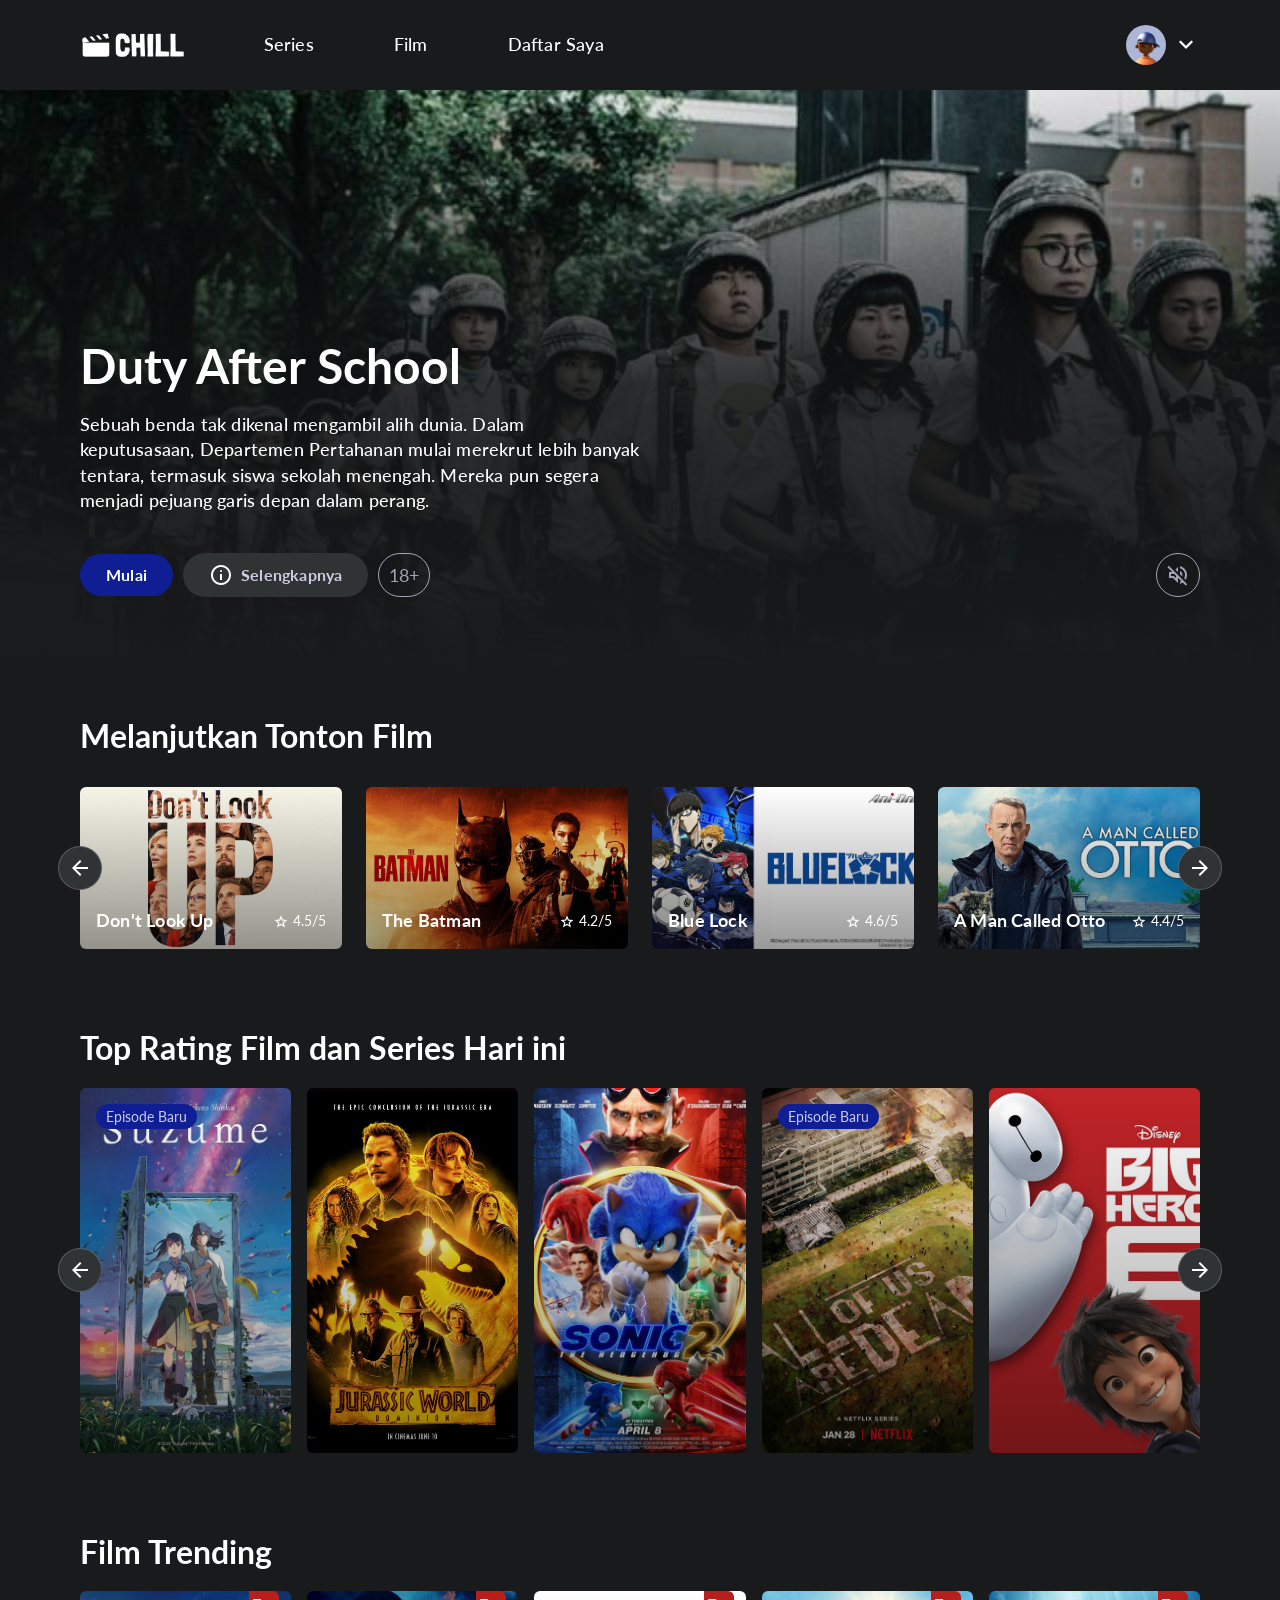
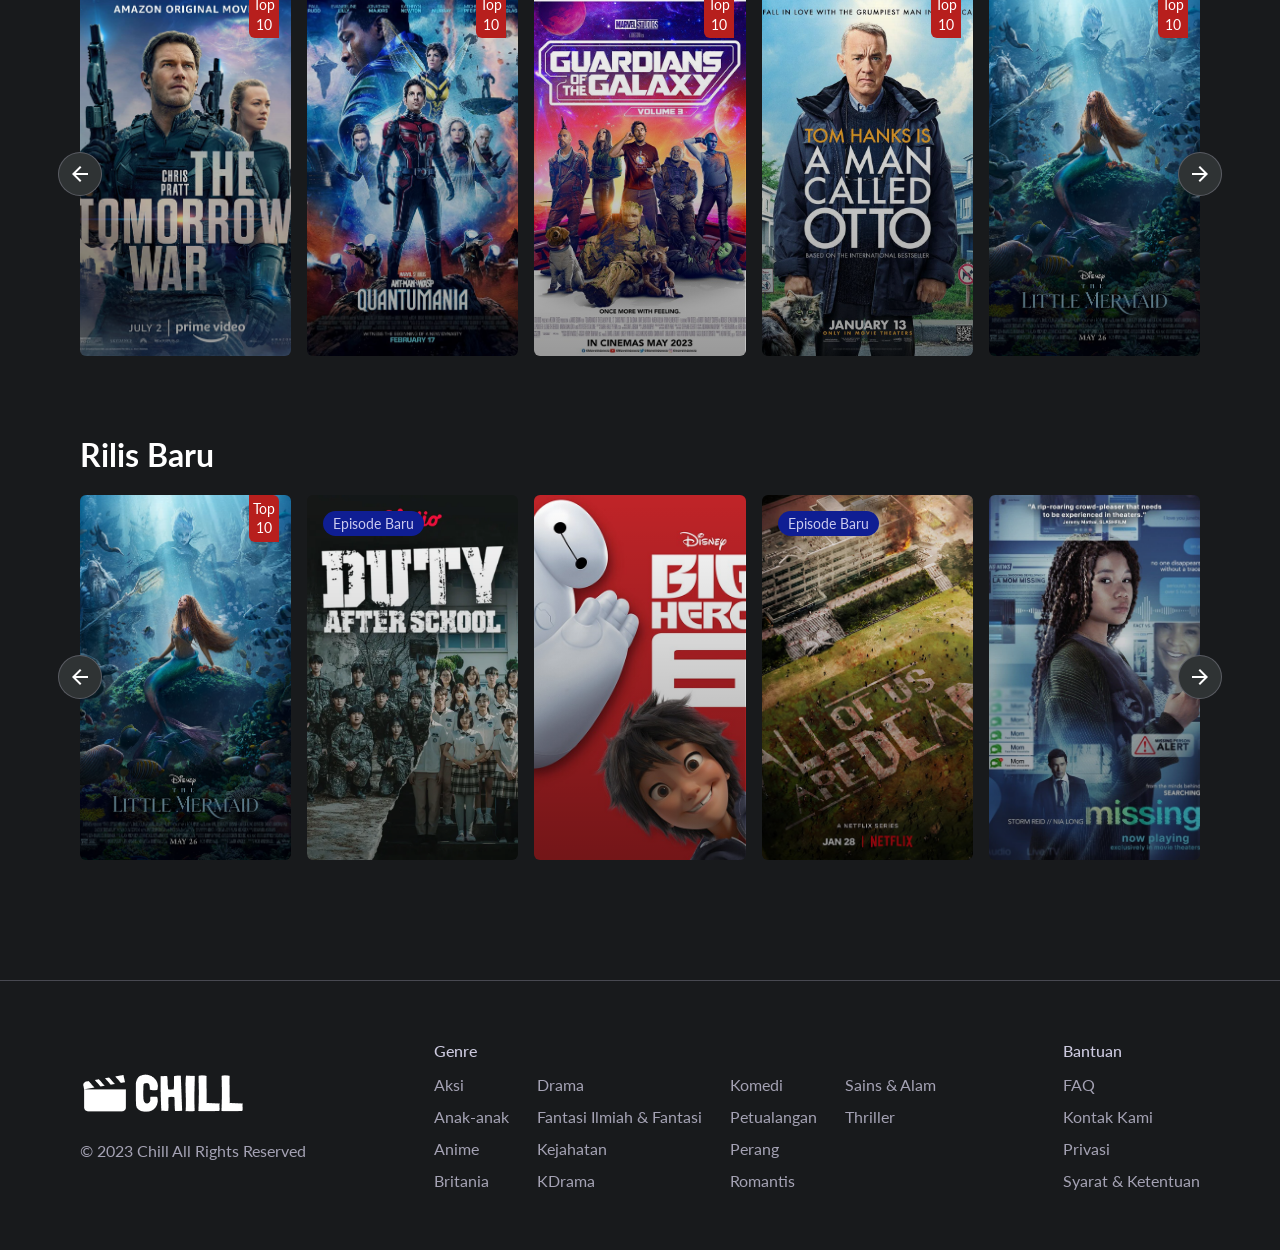
<file: index.html>
<!DOCTYPE html>
<html lang="en">
<head>
  <meta charset="UTF-8">
  <meta name="viewport" content="width=device-width, initial-scale=1.0">
  <title>Chill</title>

  <!-- Google Font -->
  <link rel="preconnect" href="https://fonts.googleapis.com" />
  <link rel="preconnect" href="https://fonts.gstatic.com" crossorigin />

  <!-- Google Icons -->
  <link rel="stylesheet" href="https://fonts.googleapis.com/css2?family=Material+Symbols+Outlined:opsz,wght,FILL,GRAD@24,400,0,0" />
  <link rel="stylesheet" href="https://fonts.googleapis.com/css2?family=Material+Symbols+Outlined:opsz,wght,FILL,GRAD@20..48,100..700,0..1,-50..200" />

  <!-- CSS -->
  <link rel="stylesheet" href="./css/main.css">
  <link rel="stylesheet" href="./css/style.css">
</head>
<body>
  
<header class="navbar">
  <nav class="nav">
    <ul class="nav-menu">
      <li>
        <img src="assets/images/logo-small.png" alt="Chill logo" class="nav-logo-small" />
        <img src="assets/images/logo.png" alt="Chill logo" class="nav-logo" />
      </li>
      <li>
        <a href="#" class="nav-link caption-2-medium">Series</a>
      </li>
      <li>
        <a href="#" class="nav-link caption-2-medium">Film</a>
      </li>
      <li>
        <a href="#" class="nav-link caption-2-medium">Daftar Saya</a>
      </li>
    </ul>

    <div class="profile-menu">
      <img src="assets/images/avatar.png" alt="avatar" class="avatar-img" />
      <span class="material-symbols-outlined nav-arrow">
        keyboard_arrow_down
      </span>

      <ul class="profile-list">
        <li>
          <a href="#" class="profile-link caption-2-medium">
            <span class="material-symbols-outlined icon-filled profile-link-icon">
              person
            </span>
            Profil Saya
          </a>
        </li>
        <li>
          <a href="#" class="profile-link caption-2-medium">
            <span class="material-symbols-outlined icon-filled profile-link-icon">
              star
            </span>
            Ubah Premium
          </a>
        </li>
        <li>
          <a href="#" class="profile-link caption-2-medium">
            <span class="material-symbols-outlined icon-filled profile-link-icon">
              exit_to_app
            </span>
            Keluar
          </a>
        </li>
      </ul>
    </div>
  </nav>
</header>

<main>
  <section class="hero-section">
    <div class="hero-content">
      <div class="hero-text">
        <h1 class="hero-title heading-4">Duty After School</h1>
        <p class="hero-description caption-1-medium">Sebuah benda tak dikenal mengambil alih dunia. Dalam keputusasaan, Departemen Pertahanan mulai merekrut lebih banyak tentara, termasuk siswa sekolah menengah. Mereka pun segera menjadi pejuang garis depan dalam perang.</p>
      </div>

      <div class="hero-actions">
        <div class="hero-actions-left">
          <button class="hero-start-btn btn-primary-contained caption-1-bold">Mulai</button>
          <button class="hero-read-more-btn btn-secondary-contained caption-1-bold">
            <span class="material-symbols-outlined read-more-icon">
              info
            </span>
            Selengkapnya
          </button>
          <span class="age-rating">18+</span>
        </div>

        <button class="hero-volume-off-btn">
          <span class="material-symbols-outlined">
            volume_off
          </span>
        </button>
      </div>
    </div>
  </section>

  <!-- Continue Watching Section -->
  <section class="section continue-wathing-section">
    <h2 class="section-title heading-5">Melanjutkan Tonton Film</h2>

    <div class="card-list">
      <button class="card-btn prev-btn">
        <span class="material-symbols-outlined">arrow_back</span>
      </button>
      <button class="card-btn next-btn">
        <span class="material-symbols-outlined">arrow_forward</span>
      </button>

      <article class="card-item card-item-1">
        <div class="card-content">
          <h3 class="card-title body-small-bold">Don't Look Up</h3>
          <div class="card-rating">
            <span class="material-symbols-outlined icon-filled">star</span>
            4.5/5
          </div>
        </div>
      </article>

      <article class="card-item card-item-2">
        <div class="card-content">
          <h3 class="card-title body-small-bold">The Batman</h3>
          <div class="card-rating">
            <span class="material-symbols-outlined icon-filled">star</span>
            4.2/5
          </div>
        </div>
      </article>

      <article class="card-item card-item-3">
        <div class="card-content">
          <h3 class="card-title body-small-bold">Blue Lock</h3>
          <div class="card-rating">
            <span class="material-symbols-outlined icon-filled">star</span>
            4.6/5
          </div>
        </div>
      </article>

      <article class="card-item card-item-4">
        <div class="card-content">
          <h3 class="card-title body-small-bold">A Man Called Otto</h3>
          <div class="card-rating">
            <span class="material-symbols-outlined icon-filled">star</span>
            4.4/5
          </div>
        </div>
      </article>
    </div>
  </section>

  <!-- Top Rating Section -->
  <section class="section continue-wathing-section">
    <h2 class="section-title heading-5">Top Rating Film dan Series Hari ini</h2>

    <div class="poster-list">
      <button class="poster-btn prev-btn">
        <span class="material-symbols-outlined">arrow_back</span>
      </button>
      <button class="poster-btn next-btn">
        <span class="material-symbols-outlined">arrow_forward</span>
      </button>

      <article class="poster-item top-rating-1">
        <span class="poster-new-episode">Episode Baru</span>
      </article>
      <article class="poster-item top-rating-2"></article>
      <article class="poster-item top-rating-3"></article>
      <article class="poster-item top-rating-4">
        <span class="poster-new-episode">Episode Baru</span>
      </article>
      <article class="poster-item top-rating-5"></article>
    </div>
  </section>

  <!-- Trending Section -->
  <section class="section continue-wathing-section">
    <h2 class="section-title heading-5">Film Trending</h2>

    <div class="poster-list">
      <button class="poster-btn prev-btn">
        <span class="material-symbols-outlined">arrow_back</span>
      </button>
      <button class="poster-btn next-btn">
        <span class="material-symbols-outlined">arrow_forward</span>
      </button>

      <article class="poster-item trending-1">
        <span class="poster-top">Top<br>10</span>
      </article>
      <article class="poster-item trending-2">
        <span class="poster-top">Top<br>10</span>
      </article>
      <article class="poster-item trending-3">
        <span class="poster-top">Top<br>10</span>
      </article>
      <article class="poster-item trending-4">
        <span class="poster-top">Top<br>10</span>
      </article>
      <article class="poster-item trending-5">
        <span class="poster-top">Top<br>10</span>
      </article>
    </div>
  </section>

  <!-- New Release Section -->
  <section class="section continue-wathing-section">
    <h2 class="section-title heading-5">Rilis Baru</h2>

    <div class="poster-list">
      <button class="poster-btn prev-btn">
        <span class="material-symbols-outlined">arrow_back</span>
      </button>
      <button class="poster-btn next-btn">
        <span class="material-symbols-outlined">arrow_forward</span>
      </button>

      <article class="poster-item new-release-1">
        <span class="poster-top">Top<br>10</span>
      </article>
      <article class="poster-item new-release-2">
        <span class="poster-new-episode">Episode Baru</span> 
      </article>
      <article class="poster-item new-release-3"></article>
      <article class="poster-item new-release-4">
        <span class="poster-new-episode">Episode Baru</span>
      </article>
      <article class="poster-item new-release-5"></article>
    </div>
  </section>
</main>

<footer class="footer">
  <div class="footer-brand">
    <img src="assets/images/logo.png" alt="Chill logo" class="footer-logo" />
    <p class="footer-copyright">&copy; 2023 Chill All Rights Reserved</p>
  </div>

  <div class="footer-info">
    <div class="info-header">
      <h4 class="info-title">Genre</h4>
      <span class="material-symbols-outlined">
        keyboard_arrow_right
      </span>
    </div>
    <div class="info-content">
      <ul class="info-list-col">
        <li>
          <a href="#" class="info-link">Aksi</a>
        </li>
        <li>
          <a href="#" class="info-link">Anak-anak</a>
        </li>
        <li>
          <a href="#" class="info-link">Anime</a>
        </li>
        <li>
          <a href="#" class="info-link">Britania</a>
        </li>
      </ul>
      <ul class="info-list-col">
        <li>
          <a href="#" class="info-link">Drama</a>
        </li>
        <li>
          <a href="#" class="info-link">Fantasi Ilmiah & Fantasi</a>
        </li>
        <li>
          <a href="#" class="info-link">Kejahatan</a>
        </li>
        <li>
          <a href="#" class="info-link">KDrama</a>
        </li>
      </ul>
      <ul class="info-list-col">
        <li>
          <a href="#" class="info-link">Komedi</a>
        </li>
        <li>
          <a href="#" class="info-link">Petualangan</a>
        </li>
        <li>
          <a href="#" class="info-link">Perang</a>
        </li>
        <li>
          <a href="#" class="info-link">Romantis</a>
        </li>
      </ul>
      <ul class="info-list-col">
        <li>
          <a href="#" class="info-link">Sains & Alam</a>
        </li>
        <li>
          <a href="#" class="info-link">Thriller</a>
        </li>
      </ul>
    </div>
  </div>

  <div class="footer-info footer-support">
    <div class="info-header">
      <h4 class="info-title">Bantuan</h4>
      <span class="material-symbols-outlined">
        keyboard_arrow_right
      </span>
    </div>
    <div class="info-content">
      <ul class="info-list-col">
        <li>
          <a href="#" class="info-link">FAQ</a>
        </li>
        <li>
          <a href="#" class="info-link">Kontak Kami</a>
        </li>
        <li>
          <a href="#" class="info-link">Privasi</a>
        </li>
        <li>
          <a href="#" class="info-link">Syarat &amp; Ketentuan</a>
        </li>
      </ul>
    </div>
  </div>
</footer>

</body>
</html>
</file>
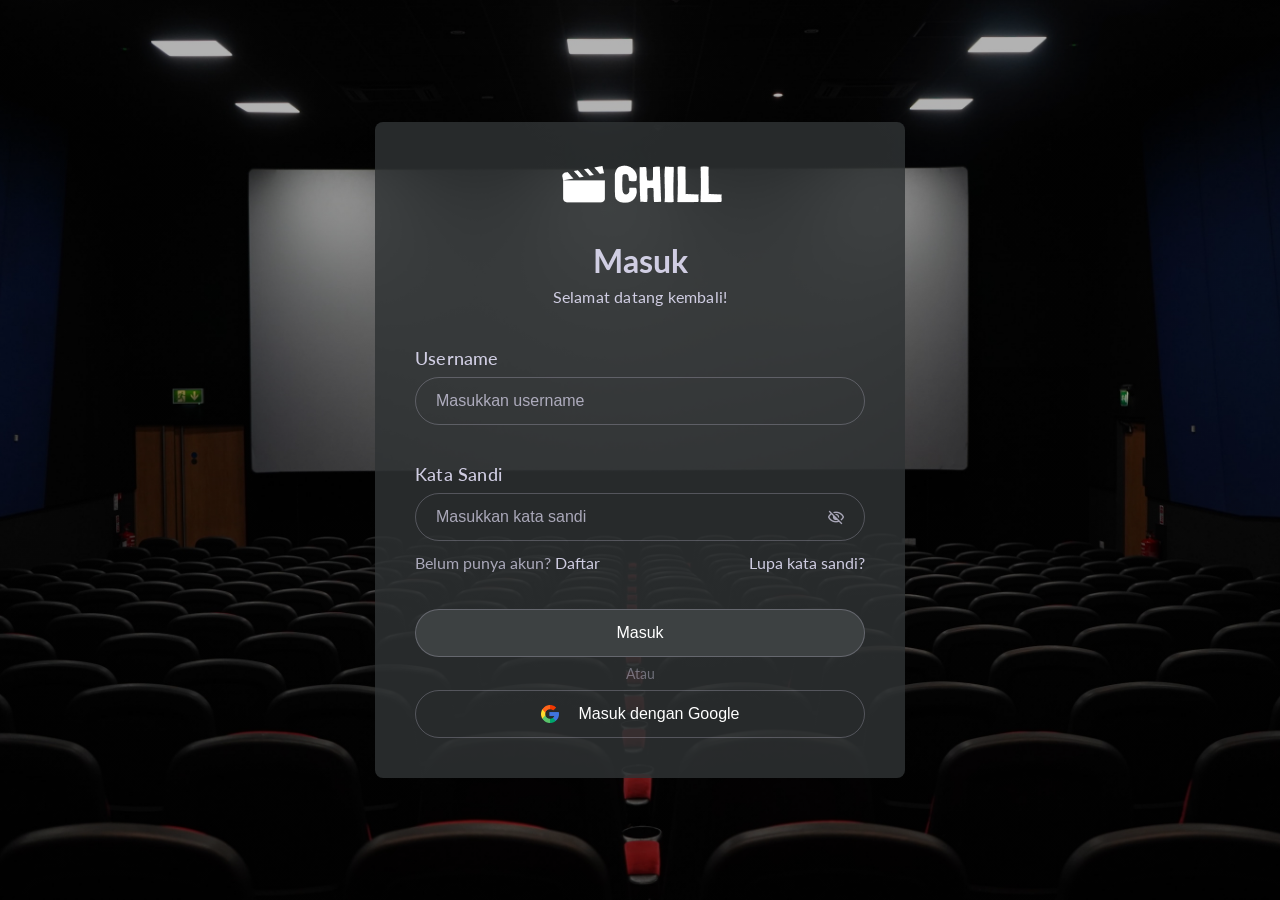
<file: login.html>
<!DOCTYPE html>
<html lang="en">
<head>
  <meta charset="UTF-8">
  <meta name="viewport" content="width=device-width, initial-scale=1.0">
  <title>Masuk</title>

  <!-- Google Font -->
  <link rel="preconnect" href="https://fonts.googleapis.com" />
  <link rel="preconnect" href="https://fonts.gstatic.com" crossorigin />

  <!-- Google Icons -->
  <link rel="stylesheet" href="https://fonts.googleapis.com/css2?family=Material+Symbols+Outlined:opsz,wght,FILL,GRAD@24,400,0,0" />
  <link rel="stylesheet" href="https://fonts.googleapis.com/css2?family=Material+Symbols+Outlined:opsz,wght,FILL,GRAD@20..48,100..700,0..1,-50..200" />

  <!-- CSS -->
  <link rel="stylesheet" href="./css/main.css" />
  <link rel="stylesheet" href="./css/auth.css" />
</head>
<body>

<main class="auth login">
  <div class="auth-card">
    <div class="auth-header">
      <img src="./assets/images/logo.png" alt="Chill Logo" class="auth-logo" />
      <h1 class="auth-title heading-3">Masuk</h1>
      <p class="auth-subtitle body-medium-regular">Selamat datang kembali!</p>
    </div>

    <form class="auth-form">
      <div class="form-group">
        <label for="username" class="form-label caption-2-medium">Username</label>
        <input type="text" id="username" class="form-input" placeholder="Masukkan username" />
      </div>
      <div class="form-group">
        <label for="password" class="form-label caption-2-medium">Kata Sandi</label>
        <div class="input-wrapper">
          <input type="password" id="password" class="form-input" placeholder="Masukkan kata sandi" />
          <span class="material-symbols-outlined input-icon">
            visibility_off
          </span>
        </div>
      </div>

      <div class="auth-redirect">
        <span>Belum punya akun? <a href="./register.html" class="auth-link">Daftar</a></span>
        <a href="#" class="auth-link">Lupa kata sandi?</a>
      </div>

      <div class="auth-actions">
        <button class="auth-btn btn-secondary-contained">Masuk</button>
        <p class="auth-divider">Atau</p>
        <button class="auth-btn btn-secondary-outlined">
          <img src="./assets/icons/google-icon.png" alt="Google logo" class="btn-icon" />
          Masuk dengan Google
        </button>
      </div>
    </form>
  </div>
</main>

</body>
</html>
</file>
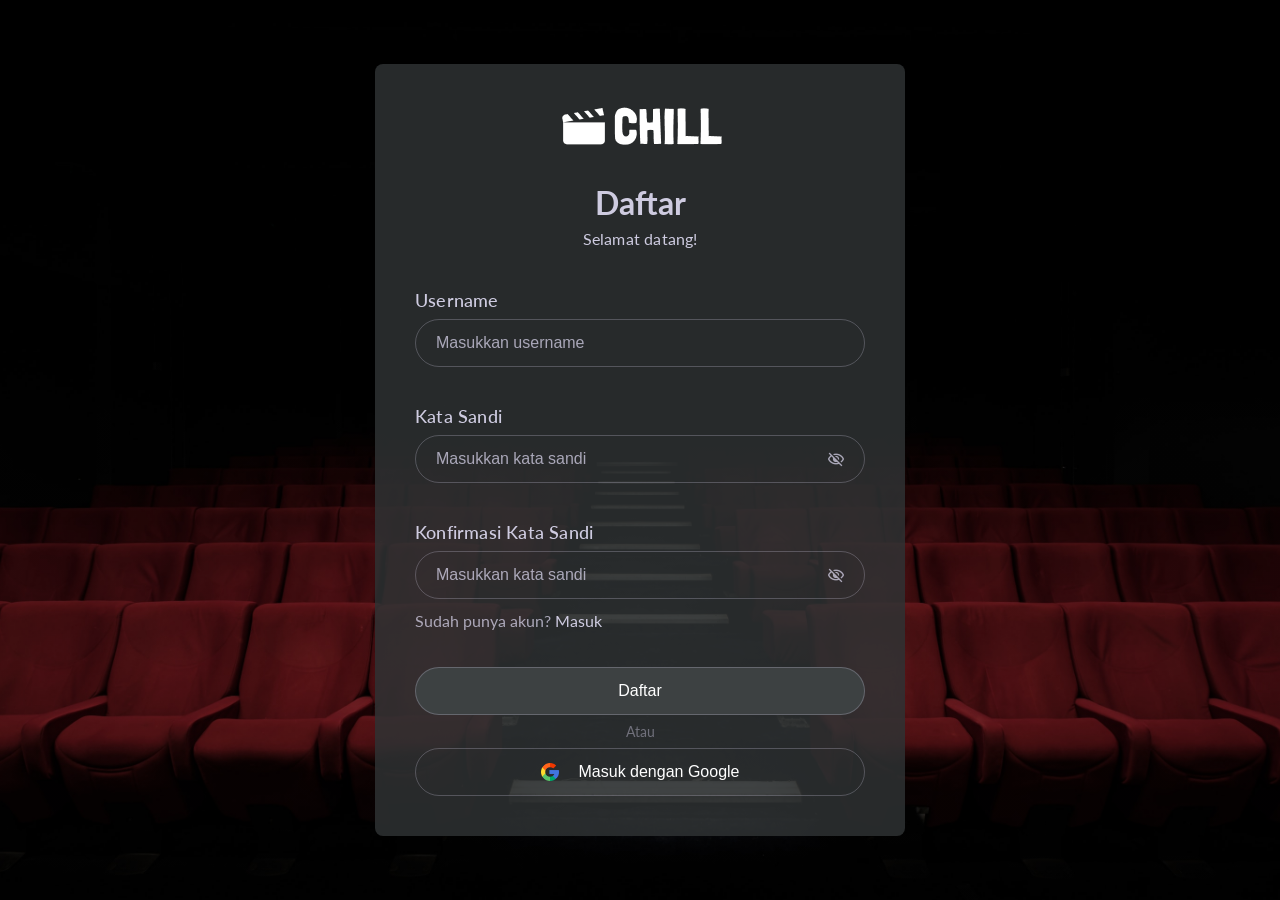
<file: register.html>
<!DOCTYPE html>
<html lang="en">
<head>
  <meta charset="UTF-8">
  <meta name="viewport" content="width=device-width, initial-scale=1.0">
  <title>Daftar</title>

  <!-- Google Font -->
  <link rel="preconnect" href="https://fonts.googleapis.com" />
  <link rel="preconnect" href="https://fonts.gstatic.com" crossorigin />

  <!-- Google Icons -->
  <link rel="stylesheet" href="https://fonts.googleapis.com/css2?family=Material+Symbols+Outlined:opsz,wght,FILL,GRAD@24,400,0,0" />
  <link rel="stylesheet" href="https://fonts.googleapis.com/css2?family=Material+Symbols+Outlined:opsz,wght,FILL,GRAD@20..48,100..700,0..1,-50..200" />

  <!-- CSS -->
  <link rel="stylesheet" href="./css/main.css" />
  <link rel="stylesheet" href="./css/auth.css" />
</head>
<body>

<main class="auth register">
  <div class="auth-card">
    <div class="auth-header">
      <img src="./assets/images/logo.png" alt="Chill Logo" class="auth-logo" />
      <h1 class="auth-title heading-3">Daftar</h1>
      <p class="auth-subtitle body-medium-regular">Selamat datang!</p>
    </div>

    <form class="auth-form">
      <div class="form-group">
        <label for="username" class="form-label caption-2-medium">Username</label>
        <input type="text" id="username" class="form-input" placeholder="Masukkan username" />
      </div>
      <div class="form-group">
        <label for="password" class="form-label caption-2-medium">Kata Sandi</label>
        <div class="input-wrapper">
          <input type="password" id="password" class="form-input" placeholder="Masukkan kata sandi" />
          <span class="material-symbols-outlined input-icon">
            visibility_off
          </span>
        </div>
      </div>
      <div class="form-group">
        <label for="confirm-password" class="form-label caption-2-medium">Konfirmasi Kata Sandi</label>
        <div class="input-wrapper">
          <input type="password" id="confirm-password" class="form-input" placeholder="Masukkan kata sandi" />
          <span class="material-symbols-outlined input-icon">
            visibility_off
          </span>
        </div>
      </div>

      <div class="auth-redirect">
        <span>Sudah punya akun? <a href="./login.html" class="auth-link">Masuk</a></span>
      </div>

      <div class="auth-actions">
        <button class="auth-btn btn-secondary-contained">Daftar</button>
        <p class="auth-divider">Atau</p>
        <button class="auth-btn btn-secondary-outlined">
          <img src="./assets/icons/google-icon.png" alt="Google logo" class="btn-icon" />
          Masuk dengan Google
        </button>
      </div>
    </form>
  </div>
</main>

</body>
</html>
</file>
<file: css/main.css>
@import url('https://fonts.googleapis.com/css2?family=Lato:ital,wght@0,100;0,300;0,400;0,700;0,900;1,100;1,300;1,400;1,700;1,900&display=swap');
@import "./token.css";

* {
  padding: 0;
  margin: 0;
  box-sizing: border-box;
}

input { outline: none; }
li { list-style-type: none; }
a { text-decoration: none; }

/* -- Heading */
.heading-1 {
  font-family: "Lato", sans-serif;
  font-weight: 700;
  font-size: 48px;
  line-height: 110.00000000000001%;
  letter-spacing: 0%;
}
.heading-2 {
  font-family: "Lato", sans-serif;
  font-weight: 700;
  font-size: 40px;
  line-height: 110.00000000000001%;
  letter-spacing: 0%;
}
.heading-3 {
  font-family: "Lato", sans-serif;
  font-weight: 700;
  font-size: 32px;
  line-height: 110.00000000000001%;
  letter-spacing: 0%;
}
.heading-4 {
  font-family: "Lato", sans-serif;
  font-weight: 700;
  font-size: 24px;
  line-height: 120%;
  letter-spacing: 0%;
}
.heading-5 {
  font-family: "Lato", sans-serif;
  font-weight: 700;
  font-size: 20px;
  line-height: 120%;
  letter-spacing: 0%;
}
.heading-6 {
  font-family: "Lato", sans-serif;
  font-weight: 700;
  font-size: 18px;
  line-height: 120%;
  letter-spacing: 0%;
}

/* -- Other */
/* Body Large */
.body-large-bold {
  font-family: "Lato", sans-serif;
  font-weight: 700;
  font-size: 18px;
  line-height: 140%;
  letter-spacing: 0.2px;
}
.body-large-semibold {
  font-family: "Lato", sans-serif;
  font-weight: 600;
  font-size: 18px;
  line-height: 140%;
  letter-spacing: 0.2px;
}
.body-large-medium {
  font-family: "Lato", sans-serif;
  font-weight: 500;
  font-size: 18px;
  line-height: 140%;
  letter-spacing: 0.2px;
}
.body-large-regular {
  font-family: "Lato", sans-serif;
  font-weight: 400;
  font-size: 18px;
  line-height: 140%;
  letter-spacing: 0.2px;
}

/* Body Medium */
.body-medium-bold {
  font-family: "Lato", sans-serif;
  font-weight: 700;
  font-size: 16px;
  line-height: 140%;
  letter-spacing: 0.2px;
}
.body-medium-semibold {
  font-family: "Lato", sans-serif;
  font-weight: 600;
  font-size: 16px;
  line-height: 140%;
  letter-spacing: 0.2px;
}
.body-medium-medium {
  font-family: "Lato", sans-serif;
  font-weight: 500;
  font-size: 16px;
  line-height: 140%;
  letter-spacing: 0.2px;
}
.body-medium-regular {
  font-family: "Lato", sans-serif;
  font-weight: 400;
  font-size: 16px;
  line-height: 140%;
  letter-spacing: 0.2px;
}

/* Body Small */
.body-small-bold {
  font-family: "Lato", sans-serif;
  font-weight: 700;
  font-size: 14px;
  line-height: 140%;
  letter-spacing: 0.2px;
}
.body-small-semibold {
  font-family: "Lato", sans-serif;
  font-weight: 600;
  font-size: 14px;
  line-height: 140%;
  letter-spacing: 0.2px;
}
.body-small-medium {
  font-family: "Lato", sans-serif;
  font-weight: 500;
  font-size: 14px;
  line-height: 140%;
  letter-spacing: 0.2px;
}
.body-small-regular { 
  font-family: "Lato", sans-serif;
  font-weight: 400;
  font-size: 14px;
  line-height: 140%;
  letter-spacing: 0.2px;
}

/* Caption 1 */
.caption-1-bold {
  font-family: "Lato", sans-serif;
  font-weight: 700;
  font-size: 12px;
  line-height: 140%;
  letter-spacing: 0.2px;
}
.caption-1-semibold {
  font-family: "Lato", sans-serif;
  font-weight: 600;
  font-size: 12px;
  line-height: 140%;
  letter-spacing: 0.2px;
}
.caption-1-medium {
  font-family: "Lato", sans-serif;
  font-weight: 500;
  font-size: 12px;
  line-height: 140%;
  letter-spacing: 0.2px;
}
.caption-1-regular {
  font-family: "Lato", sans-serif;
  font-weight: 400;
  font-size: 12px;
  line-height: 140%;
  letter-spacing: 0.2px;
}

/* Caption 2 */
.caption-2-bold {
  font-family: "Lato", sans-serif;
  font-weight: 700;
  font-size: 10px;
  line-height: 140%;
  letter-spacing: 0.2px;
}
.caption-2-semibold {
  font-family: "Lato", sans-serif;
  font-weight: 600;
  font-size: 10px;
  line-height: 140%;
  letter-spacing: 0.2px;
}
.caption-2-medium {
  font-family: "Lato", sans-serif;
  font-weight: 500;
  font-size: 10px;
  line-height: 140%;
  letter-spacing: 0.2px;
}
.caption-2-regular {
  font-family: "Lato", sans-serif;
  font-weight: 400;
  font-size: 10px;
  line-height: 140%;
  letter-spacing: 0.2px;
}


/* -- Unstyled Button */
/* Unstyle Standard */
.unstyled-btn-large {
  display: flex;
  align-items: center;
  gap: 8px;
  padding-top: 12px;
  padding-right: 26px;
  padding-bottom: 12px;
  padding-left: 26px;
  background-color: transparent;
  border: none;
  color: var(--color-text-dark-primary);
}
.unstyled-btn-medium {
  display: flex;
  align-items: center;
  gap: 8px;
  padding-top: 6px;
  padding-right: 22px;
  padding-bottom: 6px;
  padding-left: 22px;
  background-color: transparent;
  border: none;
  color: var(--color-text-dark-primary);
}


/* -- Button */
/* Button Primary */
.btn-primary-contained {
  padding: 10px 26px;
  border-radius: 48px;
  border: none;
  background-color: var(--color-primary-400);
  color: white;
}
.btn-primary-shadow {
  padding: 10px 26px;
  border-radius: 48px;
  border: none;
  background-color: var(--color-primary-200);
  color: white;
}
.btn-primary-outlined {
  padding: 10px 26px;
  border-radius: 48px;
  border: 1px solid var(--color-primary-default);
  background-color: transparent;
  color: var(--color-primary-default);
}

/* Button Secondary */
.btn-secondary-contained {
  padding: 10px 26px;
  border-radius: 48px;
  border: none;
  background-color: var(--color-bg-body);
  color: white;
}
.btn-secondary-shadow {
  padding: 10px 26px;
  border-radius: 48px;
  border: none;
  background-color: transparent;
  color: var(--color-bg-body);
}
.btn-secondary-outlined {
  padding: 10px 26px;
  border-radius: 48px;
  border: 1px solid var(--color-bg-body);
  background-color: transparent;
  color: var(--color-bg-body);
}

/* Button Disabled */
.btn-disabled-contained {
  padding: 10px 26px;
  border-radius: 48px;
  border: none;
  background-color: var(--color-grayscale-400);
  color: var(--color-text-dark-disabled);
}
.btn-disabled-shadow {
  padding: 10px 26px;
  border-radius: 48px;
  border: none;
  background-color: var(--color-grayscale-300);
  color: var(--color-text-dark-disabled);
}
.btn-disabled-outlined {
  padding: 10px 26px;
  border-radius: 48px;
  border: 1px solid var(--color-text-dark-disabled);
  background-color: var(--color-grayscale-200);
  color: var(--color-text-dark-disabled);
}
</file>
<file: css/style.css>
@import "./token.css";

body {
  background-color: var(--color-bg-page-header);
  font-family: "Lato", sans-serif;
}

/* -- HEADER */

.navbar {
  padding: 20px 15px;
}

.nav {
  display: flex;
  align-items: center;
  justify-content: space-between;
}

.nav-menu {
  display: flex;
  align-items: center;
  justify-content: space-between;
  gap: 12px;
}

.nav-logo-small {
  width: 20px;
}
.nav-logo {
  width: 103.55px;
  display: none;
}

.nav-link {
  color: white;
  display: grid;
  place-items: center;
}

.profile-menu {
  display: flex;
  align-items: center;
  gap: 4px;
  position: relative;
}

.avatar-img {
  width: 20px;
  height: 20px;
  border-radius: 50%;
}

.nav-arrow {
  font-size: 10px;
  color: white;
}

.profile-list {
  position: absolute;
  right: 0;
  top: 100%;
  border-radius: 6px;
  background-color: var(--color-bg-page-header);
}

.profile-link {
  display: flex;
  align-items: center;
  gap: 5px;
  padding: 8px 12px;
  text-wrap: nowrap;
  color: white;
}
.profile-link:hover {
  color: var(--color-primary-default);
}

.profile-link-icon {
  font-size: 16px;
  color: white;
}

@media (min-width: 1024px) {
  .navbar {
    padding: 25px 80px;
  }

  .nav-menu {
    gap: 80px;
  }

  .nav-logo-small {
    display: none;
  }
  .nav-logo {
    display: block;
  }

  .nav-link {
    font-size: 18px;
  }

  .profile-menu {
    gap: 6px;
  }

  .avatar-img {
    width: 40px;
    height: 40px;
  }

  .nav-arrow {
    font-size: 28px;
  }

  .profile-list {
    display: none;
  }
}


/* -- MAIN */
/* Hero Section */
.hero-section {
  padding: 40px 20px;
  min-height: 225px;
  display: flex;
  align-items: flex-end;
  background-image: linear-gradient(to top, rgba(24, 26, 28, 1), rgba(16, 18, 19, 0.86), rgba(0, 0, 0, 0)), url(../assets/images/bg/hero.png);
  background-size: cover;
  background-position: center;
}

.hero-content {
  display: flex;
  flex-direction: column;
}

.hero-text {
  display: flex;
  flex-direction: column;
  gap: 12px;
}

.hero-title {
  color: white;
}

.hero-description {
  display: -webkit-box;
  -webkit-box-orient: vertical;
  -webkit-line-clamp: 2;
  overflow: hidden;
  color: white;
}

.hero-actions {
  margin-top: 12px;
  display: flex;
  align-items: center;
  justify-content: space-between;
}

.hero-actions-left {
  display: flex;
  align-items: center;
  gap: 8px;
}

.hero-start-btn {
  padding: 4px 12px;
  background-color: var(--color-primary-300);
}

.hero-read-more-btn {
  display: flex;
  align-items: center;
  gap: 8px;
  padding: 4px 12px;
  font-size: 12px;
  color: var(--color-text-light-primary);
}

.read-more-icon {
  font-size: 12px;
  color: white;
}

.age-rating {
  padding: 4px;
  border: 1px solid var(--color-text-light-secondary);
  border-radius: 48px;
  font-size: 12px;
  color: var(--color-text-light-secondary);
}

.hero-volume-off-btn {
  width: 25px;
  height: 25px;
  display: grid;
  place-items: center;
  border: 1px solid var(--color-text-light-secondary);
  border-radius: 50%;
  background: transparent;
}

.hero-volume-off-btn span {
  font-size: 14px;
  color: var(--color-text-light-secondary);
}

@media (min-width: 1024px) {
  .hero-section {
    padding: 80px;
    min-height: 587px;
  }

  .hero-text {
    width: 50%;
    gap: 18px;
  }

  .hero-title {
    font-size: 48px;
  }

  .hero-description {
    font-size: 18px;
    display: block;
  }

  .hero-actions {
    margin-top: 40px;
  }

  .hero-actions-left {
    gap: 10px;
  }

  .hero-start-btn {
    padding: 10px 26px;
    font-size: 16px;
  }

  .hero-read-more-btn {
    padding: 10px 26px;
    font-size: 16px;
  }

  .read-more-icon {
    font-size: 24px;
  }

  .age-rating {
    padding: 10px;
    font-size: 18px;
  }

  .hero-volume-off-btn {
    width: 44px;
    height: 44px;
  }

  .hero-volume-off-btn span {
    font-size: 24px;
  }
}


/* -- Sections */
/* Continues Watching Section */
.section {
  padding: 20px;
  padding-right: 0;
}

.section-title {
  color: white;
}

.card-list {
  position: relative;
  margin-top: 20px;
  display: flex;
  align-items: center;
  gap: 16px;
}

.card-btn,
.poster-btn {
  display: none;
  position: absolute;
  top: 50%;
  width: 44px;
  height: 44px;
  place-items: center;
  border-radius: 50%;
  background-color: var(--color-bg-body);
  border: 1px solid var(--color-border-outline);
  z-index: 100;
}

.card-btn span,
.poster-btn span {
  font-size: 24px;
  color: white;
}

.prev-btn {
  left: 0;
  transform: translate(-50%, -50%);
}
.next-btn {
  right: 0;
  transform: translate(50%, -50%);
}


.card-item {
  flex: none;
  display: flex;
  align-items: flex-end;
  width: 85vw;
  height: 151px;
  padding: 16px;
  border-radius: 6px;
  scroll-snap-align: start;
  background-size: cover;
  background-position: center;
}

.card-item-1 {
  background-image: linear-gradient(to top, rgba(0, 0, 0, .4), rgba(0, 0, 0, 0)) ,url('../assets/images/card/dont-look-up.png');
}
.card-item-2 {
  background-image: linear-gradient(to top, rgba(0, 0, 0, .4), rgba(0, 0, 0, 0)) ,url('../assets/images/card/the-batman.png');
}
.card-item-3 {
  background-image: linear-gradient(to top, rgba(0, 0, 0, .4), rgba(0, 0, 0, 0)) ,url('../assets/images/card/bluelock.png');
}
.card-item-4 {
  background-image: linear-gradient(to top, rgba(0, 0, 0, .4), rgba(0, 0, 0, 0)) ,url('../assets/images/card/a-man-called-otto.png');
}

.card-content {
  width: 100%;
  display: flex;
  align-items: center;
  justify-content: space-between;
}

.card-title {
  color: white;
}

.card-rating {
  display: flex;
  align-items: center;
  gap: 4px;
  font-size: 12px;
  color: white;
}

.card-rating span {
  font-size: 12px;
  color: white;
}

@media (max-width: 640px) {
  .card-list {
    overflow-x: auto;
    scroll-snap-type: x mandatory;
    scroll-behavior: smooth;
  }
}

@media (min-width: 1024px) {
  .section {
    padding: 40px 80px;
  }

  .section-title {
    font-size: 32px;
  }

  .card-list {
    margin-top: 32px;
    gap: 24px;
  }

  .card-btn,
  .poster-btn {
    display: grid;
  }

  .card-item {
    flex: 1;
    width: auto;
    height: 162px;
  }

  .card-title {
    font-size: 18px;
  }

  .card-rating {
    font-size: 14px;
  }

  .card-rating span {
    font-size: 16px;
  }
}

/* Poster Section */
.poster-list {
  position: relative;
  margin-top: 20px;
  display: flex;
  gap: 16px;
}

.poster-item {
  position: relative;
  flex: none;
  width: 26vw;
  height: 145px;
  background-size: cover;
  background-position: center;
  border-radius: 6px;
}

.top-rating-1 {
  background-image: linear-gradient(to top, rgba(0, 0, 0, .4), rgba(0, 0, 0, 0)), url('../assets/images/poster/suzune.png');
}
.top-rating-2 {
  background-image: linear-gradient(to top, rgba(0, 0, 0, .4), rgba(0, 0, 0, 0)), url('../assets/images/poster/jurrasic-world.png');
}
.top-rating-3 {
  background-image: linear-gradient(to top, rgba(0, 0, 0, .4), rgba(0, 0, 0, 0)), url('../assets/images/poster/sonic-2.png');
}
.top-rating-4 {
  background-image: linear-gradient(to top, rgba(0, 0, 0, .4), rgba(0, 0, 0, 0)), url('../assets/images/poster/all-of-us-are-dead.png');
}
.top-rating-5 {
  background-image: linear-gradient(to top, rgba(0, 0, 0, .4), rgba(0, 0, 0, 0)), url('../assets/images/poster/big-hero-6.png');
}

.poster-new-episode {
  position: absolute;
  top: 7.65px;
  left: 7.65px;
  padding: 2px 4.8px;
  background-color: var(--color-primary-300);
  border-radius: 48px;
  font-size: 6px;
  color: var(--color-text-light-primary);
}

@media (max-width: 640px) {
  .poster-list {
    overflow-x: auto;
  }
}

@media (min-width: 1024px) {
  .poster-item {
    flex: 1;
    width: auto;
    height: 365px;
  }

  .poster-new-episode {
    top: 16px;
    left: 16px;
    padding: 4px 10px;
    font-size: 14px;
  }
}

/* Trending Section */
.trending-1 {
  background-image: linear-gradient(to top, rgba(0, 0, 0, .4), rgba(0, 0, 0, 0)) ,url('../assets/images/poster/the-tomorrow-war.png');
}
.trending-2 {
  background-image: linear-gradient(to top, rgba(0, 0, 0, .4), rgba(0, 0, 0, 0)) ,url('../assets/images/poster/quantumania.png');
}
.trending-3 {
  background-image: linear-gradient(to top, rgba(0, 0, 0, .4), rgba(0, 0, 0, 0)) ,url('../assets/images/poster/guardian-of-the-galaxy.png');
}
.trending-4 {
  background-image: linear-gradient(to top, rgba(0, 0, 0, .4), rgba(0, 0, 0, 0)) ,url('../assets/images/poster/a-man-called-otto.png');
}
.trending-5 {
  background-image: linear-gradient(to top, rgba(0, 0, 0, .4), rgba(0, 0, 0, 0)) ,url('../assets/images/poster/the-little-mermaid.png');
}

.poster-top {
  position: absolute;
  top: 0;
  right: 4.6px;
  padding: 2px;
  background-color: var(--color-error-pressed);
  border-top-right-radius: 4px;
  border-bottom-left-radius: 4px;
  font-size: 6.7px;
  color: white;
  text-align: center;
  line-height: 140%;
}

@media (min-width: 1024px) {
  .poster-top {
    right: 12px;
    padding: 4px;
    border-top-right-radius: 6px;
    border-bottom-left-radius: 6px;
    font-size: 14px;
  }
}

/* New Release Section */
.new-release-1 {
  background-image: linear-gradient(to top, rgba(0, 0, 0, .4), rgba(0, 0, 0, 0)) ,url('../assets/images/poster/the-little-mermaid.png');
}
.new-release-2 {
  background-image: linear-gradient(to top, rgba(0, 0, 0, .4), rgba(0, 0, 0, 0)) ,url('../assets/images/poster/duty-after-school.png');
}
.new-release-3 {
  background-image: linear-gradient(to top, rgba(0, 0, 0, .4), rgba(0, 0, 0, 0)) ,url('../assets/images/poster/big-hero-6.png');
}
.new-release-4 {
  background-image: linear-gradient(to top, rgba(0, 0, 0, .4), rgba(0, 0, 0, 0)) ,url('../assets/images/poster/all-of-us-are-dead.png');
}
.new-release-5 {
  background-image: linear-gradient(to top, rgba(0, 0, 0, .4), rgba(0, 0, 0, 0)) ,url('../assets/images/poster/missing.png');
}


/* -- Footer */
.footer {
  padding: 20px;
  display: flex;
  flex-direction: column;
  border-top: 1px solid var(--color-border-outline);
}

.footer-brand {
  display: flex;
  flex-direction: column;
  gap: 16px;
}

.footer-logo {
  width: 84px;
}

.footer-copyright {
  font-size: 12px;
  color: var(--color-text-light-secondary);
}

.footer-info {
  display: flex;
  flex-direction: column;
  gap: 15px;
  margin-top: 40px;
}
.footer-support {
  margin-top: 8px;
}

.info-header {
  display: flex;
  align-items: center;
  justify-content: space-between;
}

.info-title {
  font-size: 16px;
  color: var(--color-text-light-primary);
  font-weight: 500;
}

.info-header span {
  font-size: 16px;
  color: white;
}

.info-content {
  display: none;
}

@media (min-width: 1024px) {
  .footer {
    margin-top: 80px;
    padding: 60px 80px;
    flex-direction: row;
    justify-content: space-between;
  }

  .footer-brand {
    gap: 26px;
    align-self: center;
  }

  .footer-logo {
    width: 163px;
  }

  .footer-copyright {
    font-size: 16px;
  }

  .footer-info {
    margin-top: 0;
  }

  .info-header span {
    display: none;
  }

  .info-content {
    display: flex;
    gap: 28px;
  }
  
  .info-list-col {
    display: flex;
    flex-direction: column;
    gap: 13px;
  }

  .info-link {
    font-size: 16px;
    color: var(--color-text-light-secondary);
  }
}
</file>
<file: css/auth.css>
body {
  font-family: 'Lato', sans-serif;
}

.auth {
  min-height: 100vh;
  display: grid;
  place-items: center;
  background-image: linear-gradient(rgba(0, 0, 0, .3), rgba(0, 0, 0, .3)), url('../assets/images/bg/register.jpg');
  background-size: cover;
  background-position: center;
}
.login {
  background-image: linear-gradient(rgba(0, 0, 0, .3), rgba(0, 0, 0, .3)), url('../assets/images/bg/login.jpg');
}

.auth-card {
  width: 85vw;
  padding: 24px;
  border-radius: 6px;
  background-color: var(--color-bg-body-transparent);
  display: flex;
  flex-direction: column;
}

.auth-header {
  display: flex;
  flex-direction: column;
  align-items: center;
}

.auth-logo {
  width: 94px;
}

.auth-title {
  margin-top: 20px;
  font-size: 18px;
  color: var(--color-text-light-primary);
}

.auth-subtitle {
  margin-top: 5px;
  font-size: 10px;
  color: var(--color-text-light-primary);
}

.auth-form {
  display: flex;
  flex-direction: column;
}

.form-group {
  display: flex;
  flex-direction: column;
  gap: 3.5px;
  margin-top: 20px;
}

.form-label {
  color: var(--color-text-light-primary);
}

.form-input {
  width: 100%;
  padding: 7px 12px;
  background: transparent;
  border: 1px solid var(--color-border-outline);
  border-radius: 48px;
  font-size: 10px;
  color: var(--color-text-light-primary);
}
.form-input::placeholder {
  color: var(--color-text-light-secondary);
}

.input-wrapper {
  position: relative;
}

.input-icon {
  position: absolute;
  top: 50%;
  right: 12px;
  transform: translateY(-50%);
  font-size: 12px;
  color: var(--color-text-light-secondary);
}

.auth-redirect {
  margin-top: 7px;
  display: flex;
  align-items: center;
  justify-content: space-between;
  font-size: 10px;
  color: var(--color-text-light-secondary);
}

.auth-redirect a {
  color: var(--color-text-light-primary);
}

.auth-actions {
  margin-top: 20px;
  display: flex;
  flex-direction: column;
  align-items: center;
  gap: 4px;
}

.auth-btn {
  padding: 8px 12px;
  width: 100%;
  background-color: var(--color-extra-bold);
  border: 1px solid var(--color-border-outline);
  font-size: 10px;
  color: white;
  display: flex;
  align-items: center;
  justify-content: center;
  gap: 12px;
}
.auth-btn:last-child {
  background: transparent;
}

.btn-icon {
  width: 10px;
}

.auth-divider {
  font-size: 10px;
  color: var(--color-text-light-disabled);
}

@media (min-width: 1024px) {
  .auth-card {
    width: 530px;
    padding: 40px;
    border-radius: 8px;
  }

  .auth-logo {
    width: 163px;
  }

  .auth-title {
    margin-top: 37px;
    font-size: 32px;
  }

  .auth-subtitle {
    margin-top: 8px;
    font-size: 16px;
  }

  .form-group {
    margin-top: 37px;
    gap: 6px;
  }

  .form-label {
    font-size: 18px;
  }

  .form-input {
    padding: 14px 20px;
    font-size: 16px;
  }

  .input-icon {
    right: 20px;
    font-size: 18px;
  }

  .auth-redirect {
    margin-top: 12px;
    font-size: 16px;
  }

  .auth-actions {
    margin-top: 37px;
    gap: 8px;
  }

  .auth-btn {
    padding: 14px 20px;
    font-size: 16px;
    gap: 20px;
  }

  .btn-icon {
    width: 18px;
  }

  .auth-divider {
    font-size: 14px;
  }
}
</file>
